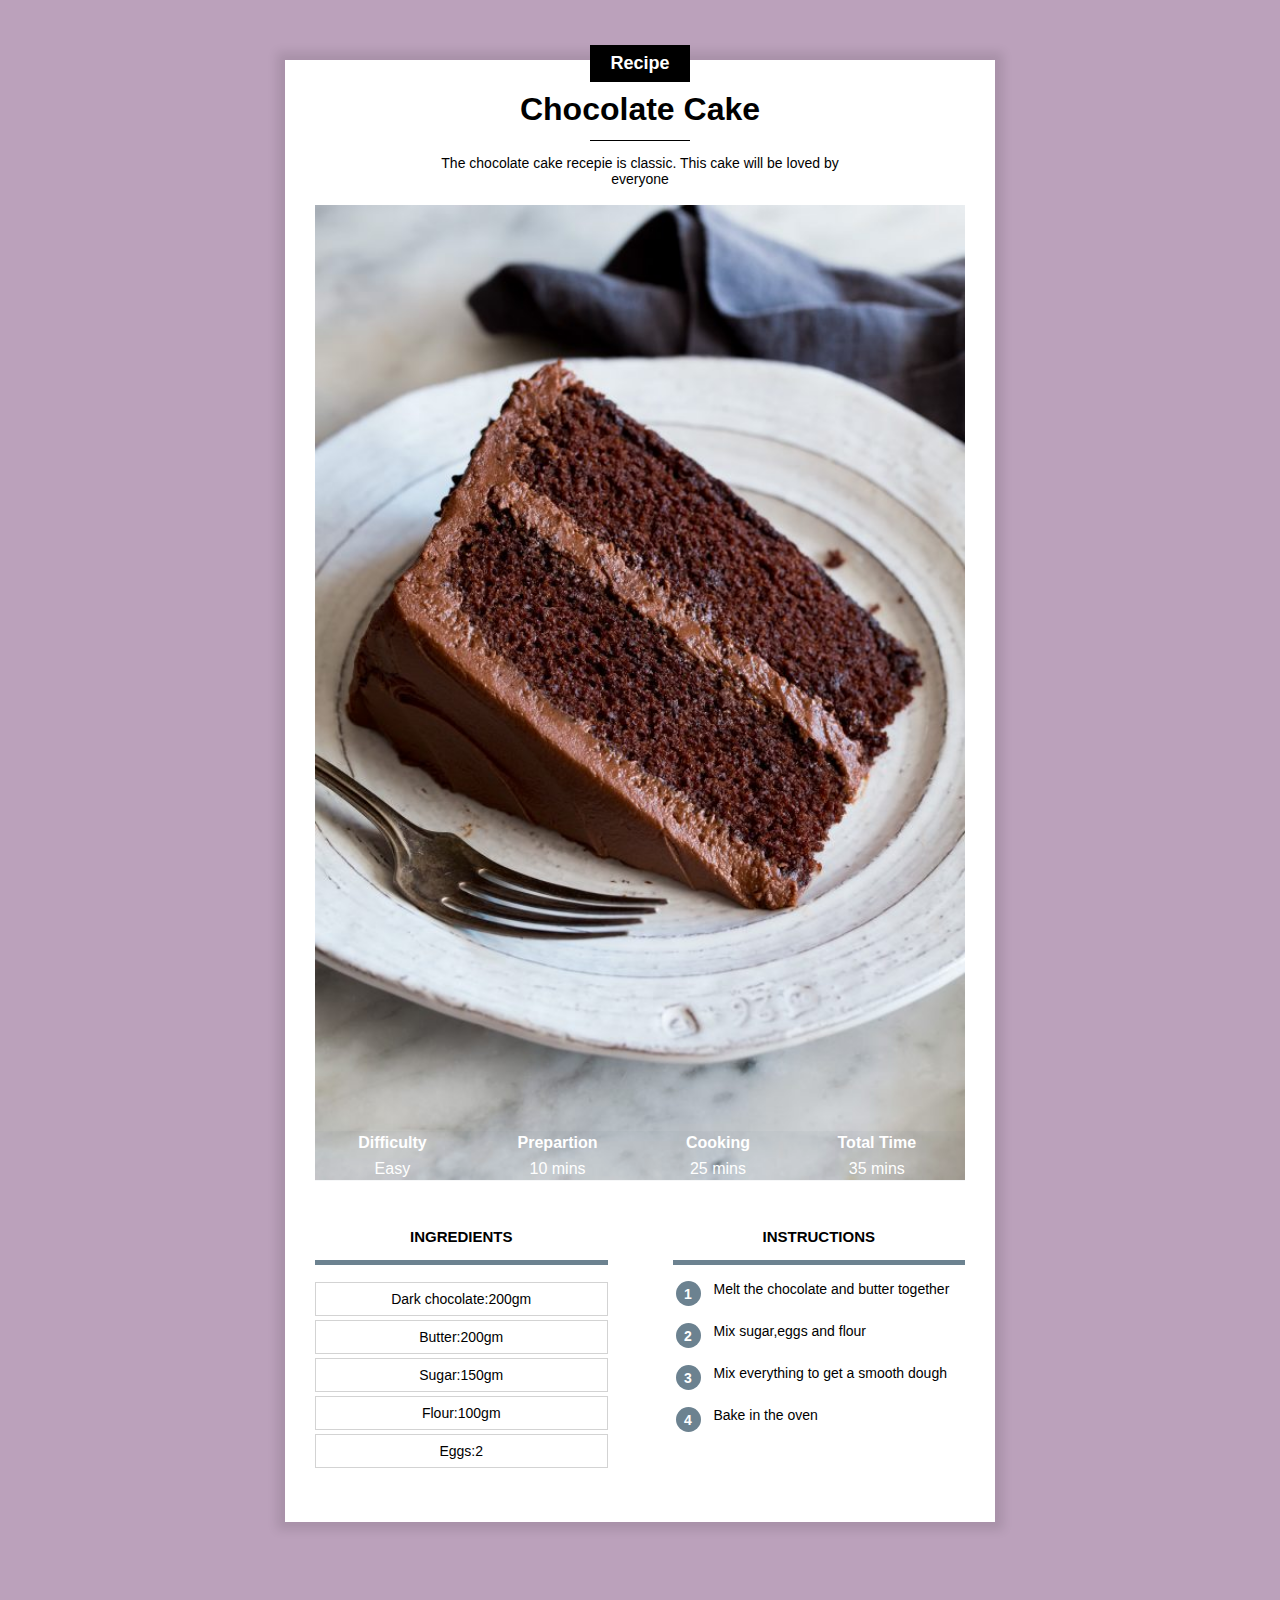
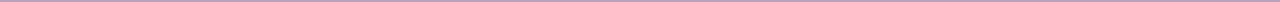
<file: index.html>
<!DOCTYPE html>
<html>
    <head>
        <title>Chocolate Cake</title>
        <meta charset="UTF-8">
        <meta name="viewport" content="width=device-width, initial-scale=1.0">
       <link rel="stylesheet" href="recepie.css"/>
    </head>
    <body>
            
                <div class="context">
                    <div class="center category">
                        <p class="category">Recipe</p></div>
                <h1>Chocolate Cake</h1>
                <div class="separator"></div>
            <div class="center">
            <p class="description">The chocolate cake recepie is classic. 
                        This cake will be loved by everyone </p>
            </div>
            <div style="position:relative;">
                <img class="center info" src="cake.jpg">
                <br><br>
                <table border="0"  class="info" >
                    <tr>
                        <th>Difficulty</th>
                        <th>Prepartion</th>
                        <th>Cooking</th>
                        <th>Total Time</th>
                    </tr>
                    <tr>
                        <td>Easy</td>
                        <td>10 mins</td>
                        <td>25 mins</td>
                        <td>35 mins</td>
                    </tr>
                </table>
            </div>
            <div>
            <div class="col1 col ">
            <h2>Ingredients</h2>
                <div class="ingredients">
                    <p>Dark chocolate:200gm</p>
                    <P>Butter:200gm</p>
                    <p>Sugar:150gm</p>
                    <p>Flour:100gm</p>
                    <P>Eggs:2</p>
                </div>
            </div>
            <div class="col2 col">
                <h2>Instructions</h2>
                <table class="instructions">
                    <tr><td><p class="number">1</p></td><td class="instructions_step">Melt the chocolate and butter together</td></tr>
                    <tr><td><p class="number">2</p></td><td class="instructions_step">Mix sugar,eggs and flour </td></tr>
                    <tr><td><p class="number">3</p></td><td class="instructions_step">Mix everything to get a smooth dough</td></tr>
                    <tr><td><p class="number">4</p></td><td class="instructions_step">Bake in the oven</td></tr>
                </table>
                
            </div>
            </div>
        </div>
    </body>
</html>
</file>
<file: recepie.css>
* {
    overflow:auto;
}

body {
    background-color: #BBA1BB;
    font-family: Arial;
    margin:0;
}

p.category {
    background-color: black;
    /*text-align: center*/;
    color:white;
    display: inline-block; 
    margin-top:-15px ;
    margin-bottom: 0px;
    padding:8px 20px;
    font-size: 18px;
    font-weight: bold;
}
div.context {
    background-color: white;
    margin: 40px 8px 40px 8px;
    padding: 0px 8px 20px 8px;
    /*min-width: 350px;*/
    box-shadow: 0px 0px 10px 8px rgba(0, 0, 0, 0.1);
    overflow: visible;
    
}

h1 {
    text-align: center;
    margin-top: 5px;
    margin-bottom:12px; 
}
p.description {
    text-align: center; 
    max-width: 400px;            
    display: inline-block;
    font-size: 14px;
}
.center {
    text-align: center;
    width:100%;
}
div.category {
    margin-bottom: 0px;
    margin-top: 0px;
    overflow: visible;
}
div.separator {
    height:1px;
    width: 100px;
    background-color: black;
    margin-left: auto;
    margin-right: auto;
}
table.info {
    position:absolute; 
    bottom: 35px;
    width: 100%;
    color: white;
    background-color:#6C829010;
    height: 50px;
}
table.info td {
    text-align: center;
    vertical-align: top;
    font-size: 12px;    
}
table.info th {
    vertical-align: bottom;
    padding-bottom: 5px;
    font-size: 14px;
}
div.col {
    width: 100%;
    margin-top: 0px;
}
div.col h2 {
    text-align: center;
    text-transform: uppercase;
    font-size: 15px;
    border-bottom: 5px solid #6C8290;
    padding-bottom: 5%;
}
div.col1 {
    display: inline-block;
    /*margin-right: 10%;*/
    margin-bottom: 20px;
}
div.col2 {
    /*float:right*/;
}
div.ingredients p{
    
    text-align: center;
    font-size: 14px;
    border: 1px solid lightgray;
    padding:8px 0;
    margin-top: 4px;
    margin-bottom: 0px;
  
}
img.info {
    display:block;
    object-fit: cover;
}
table.instructions p.number {
    background-color: #6C8290;
    color:white;
    font-size: 14px;
    font-weight: bold;
    width:25px;  
    height:25px;
    text-align: center;
    padding-top: 5px;
    box-sizing: border-box;
    border-radius: 50%;
    margin: 0%;
}

table.instructions td.instructions_step {
 padding-left: 10px;
 padding-bottom: 10px;
 font-size: 14px;   
}
table.instructions td {
   vertical-align: top; 
}
table.instructions tr {
    height: 40px;
}
/*desktop styles*/
@media only screen and (min-width: 768px) {
    div.context {
        margin: 60px 10% 80px 10%;
        padding: 0px 30px 30px 30px;
        min-width: 350px;
        max-width: 650px;
    } 
    table.info {
    
        height: 40px;
    }
    table.info td {
        
        font-size: 16px;    
    }
    table.info th {
        
        font-size: 16px;
    }
    div.col {
        width: 45%;
        margin-top: 0px;
    }
    
    div.col1 {
        
        margin-right: 10%;
    
    }
    div.col2 {
        float:right;
    }      
}
/* very large screen*/
@media only screen and (min-width: 900px) {
    div.context {
      margin-left: auto;
      margin-right: auto;
        width: 650px;
    }     
}
</file>
